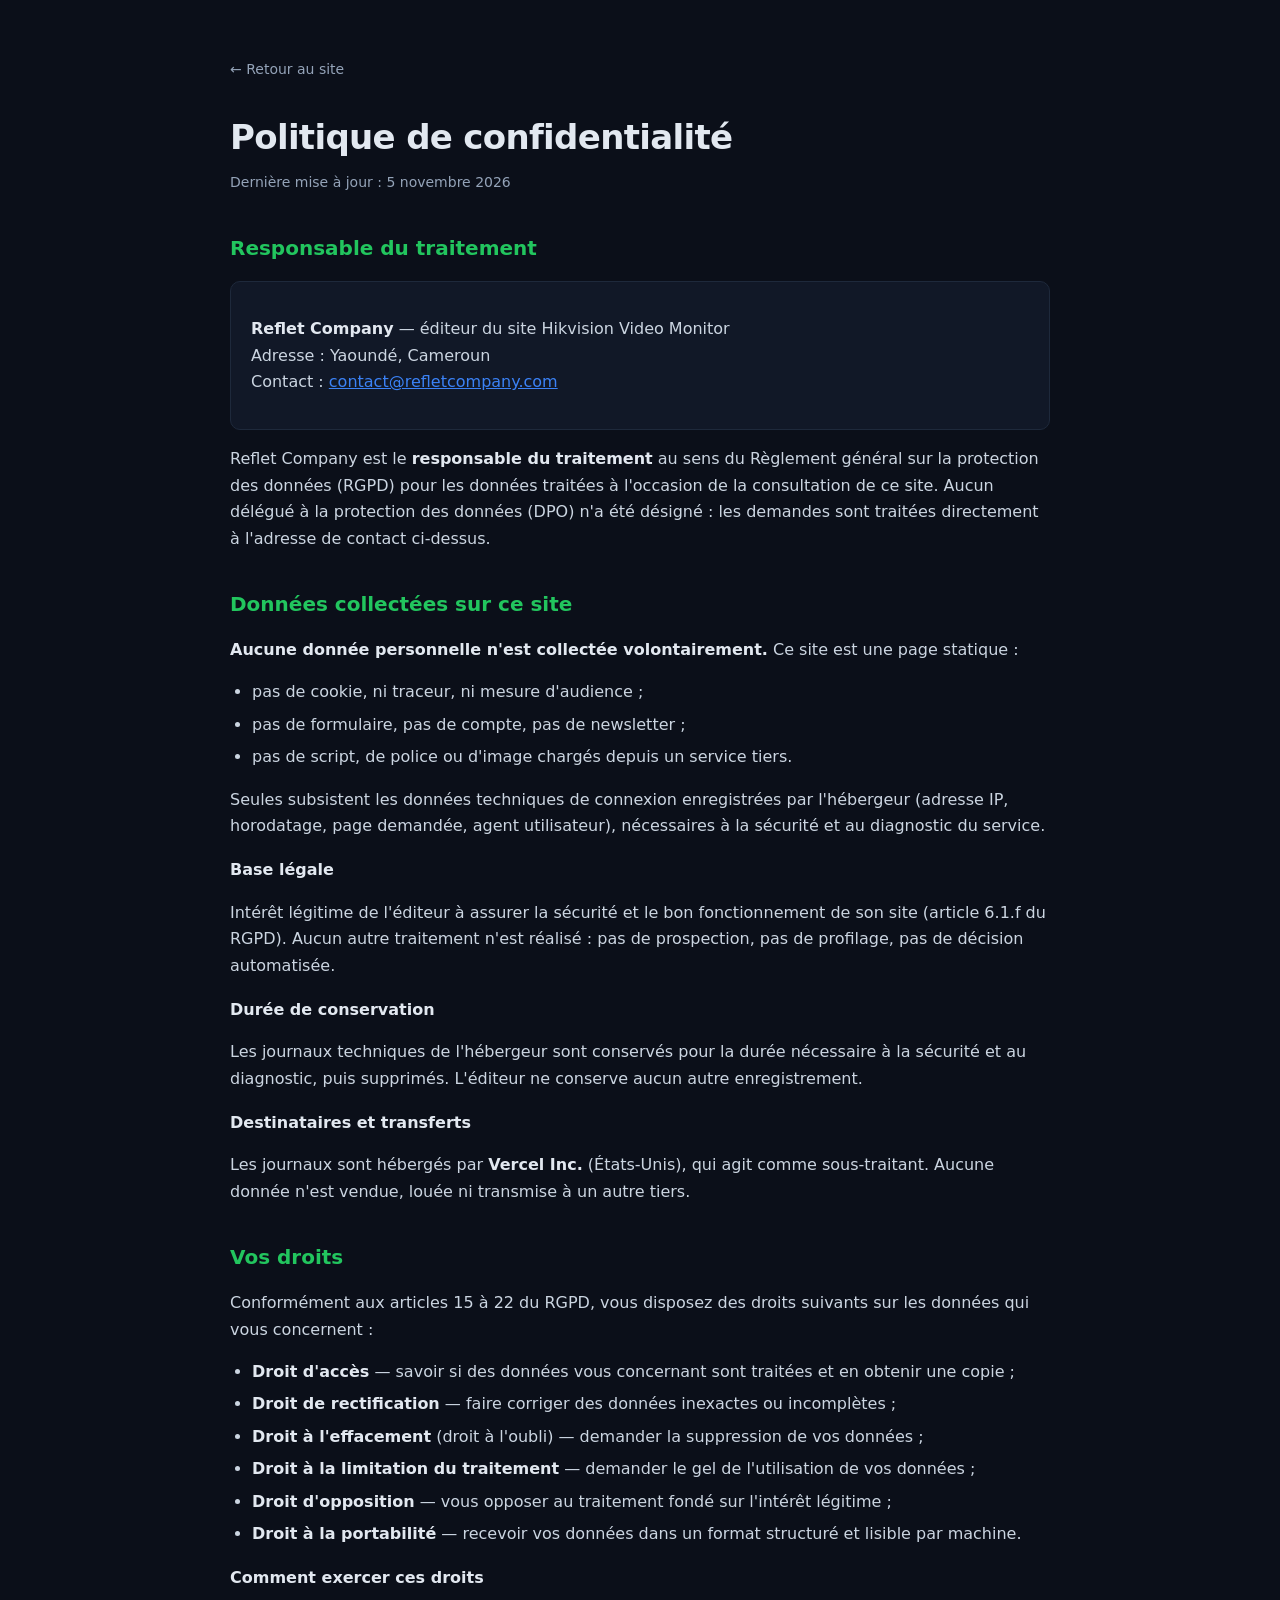
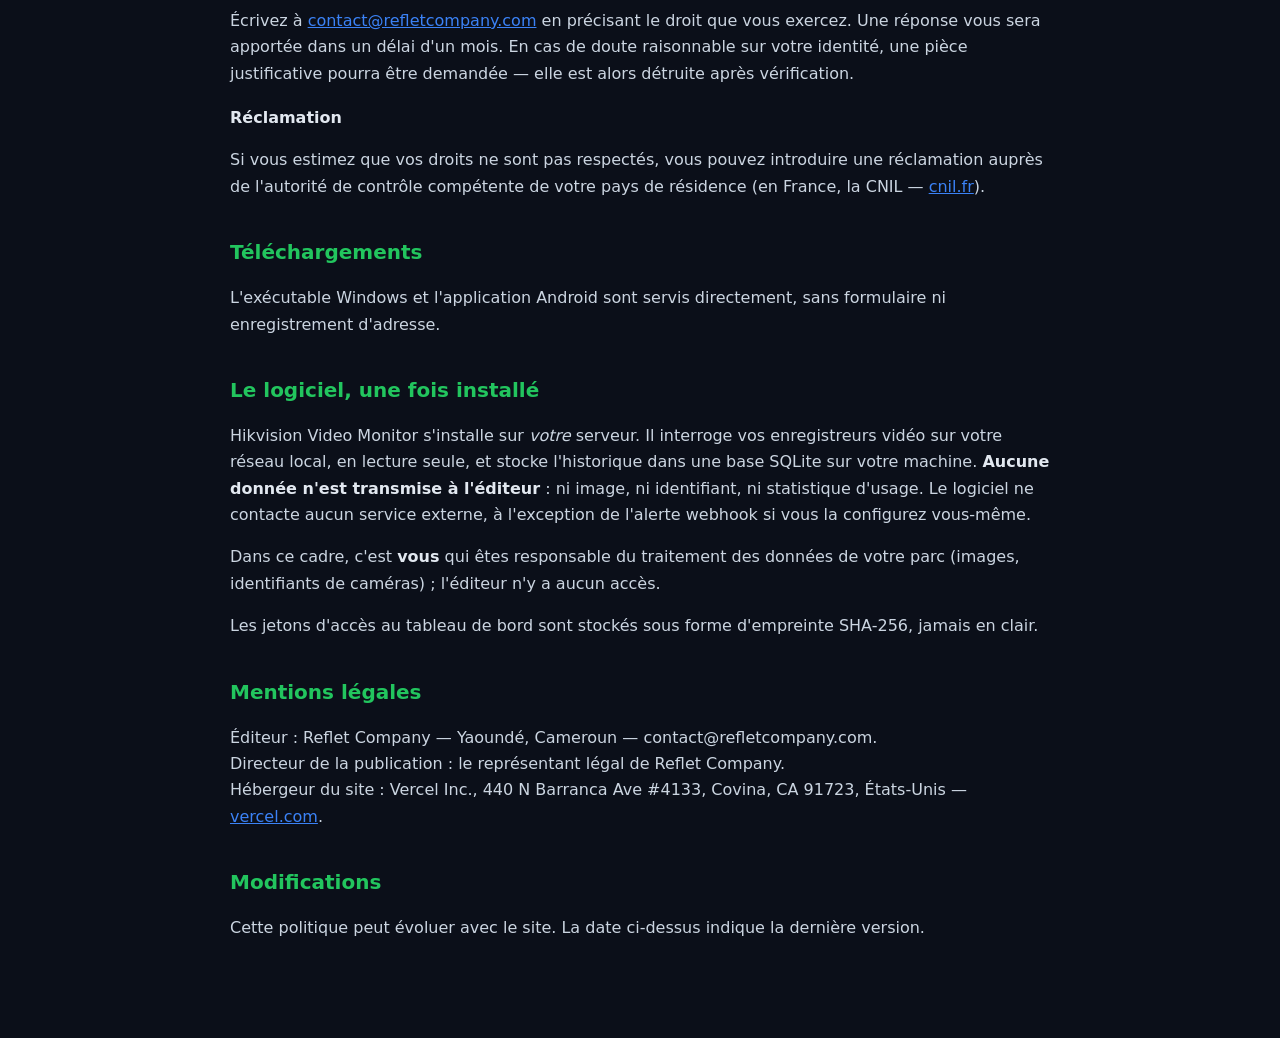
<file: marketing/confidentialite.html>
<!DOCTYPE html>
<html lang="fr">
<head>
<meta charset="utf-8">
<meta name="viewport" content="width=device-width, initial-scale=1">
<title>Politique de confidentialité — Hikvision Video Monitor</title>
<meta name="robots" content="index,follow">
<meta name="description" content="Politique de confidentialité et mentions légales de Hikvision Video Monitor : responsable du traitement, données collectées, droits des personnes.">
<style>
  body{margin:0;background:#0b0f19;color:#e2e8f0;font-family:'Segoe UI',system-ui,sans-serif;line-height:1.65}
  .wrap{max-width:820px;margin:0 auto;padding:56px 24px 80px}
  h1{font-size:34px;letter-spacing:-.02em;margin:0 0 6px}
  .maj{color:#94a3b8;font-size:14px;margin-bottom:38px}
  h2{font-size:20px;margin:36px 0 10px;color:#22c55e}
  h3{font-size:16px;margin:18px 0 6px;color:#e2e8f0}
  p,li{color:#cbd5e1;font-size:16px}
  ul{padding-left:22px}
  li{margin:6px 0}
  a{color:#3b82f6}
  .back{display:inline-block;margin-bottom:28px;color:#94a3b8;text-decoration:none;font-size:14px}
  .box{background:#111827;border:1px solid #1e293b;border-radius:10px;padding:18px 20px;margin:16px 0}
  strong{color:#e2e8f0}
</style>
</head>
<body>
<div class="wrap">
<a class="back" href="/">← Retour au site</a>
<h1>Politique de confidentialité</h1>
<div class="maj">Dernière mise à jour : 5 novembre 2026</div>

<h2>Responsable du traitement</h2>
<div class="box">
  <p><strong>Reflet Company</strong> — éditeur du site Hikvision Video Monitor<br>
  Adresse : Yaoundé, Cameroun<br>
  Contact : <a href="mailto:contact@refletcompany.com">contact@refletcompany.com</a></p>
</div>
<p>Reflet Company est le <strong>responsable du traitement</strong> au sens du Règlement général
sur la protection des données (RGPD) pour les données traitées à l'occasion de la consultation
de ce site. Aucun délégué à la protection des données (DPO) n'a été désigné : les demandes sont
traitées directement à l'adresse de contact ci-dessus.</p>

<h2>Données collectées sur ce site</h2>
<p><strong>Aucune donnée personnelle n'est collectée volontairement.</strong> Ce site est une page
statique :</p>
<ul>
  <li>pas de cookie, ni traceur, ni mesure d'audience ;</li>
  <li>pas de formulaire, pas de compte, pas de newsletter ;</li>
  <li>pas de script, de police ou d'image chargés depuis un service tiers.</li>
</ul>
<p>Seules subsistent les données techniques de connexion enregistrées par l'hébergeur
(adresse IP, horodatage, page demandée, agent utilisateur), nécessaires à la sécurité et au
diagnostic du service.</p>

<h3>Base légale</h3>
<p>Intérêt légitime de l'éditeur à assurer la sécurité et le bon fonctionnement de son site
(article 6.1.f du RGPD). Aucun autre traitement n'est réalisé : pas de prospection, pas de
profilage, pas de décision automatisée.</p>

<h3>Durée de conservation</h3>
<p>Les journaux techniques de l'hébergeur sont conservés pour la durée nécessaire à la sécurité
et au diagnostic, puis supprimés. L'éditeur ne conserve aucun autre enregistrement.</p>

<h3>Destinataires et transferts</h3>
<p>Les journaux sont hébergés par <strong>Vercel Inc.</strong> (États-Unis), qui agit comme
sous-traitant. Aucune donnée n'est vendue, louée ni transmise à un autre tiers.</p>

<h2>Vos droits</h2>
<p>Conformément aux articles 15 à 22 du RGPD, vous disposez des droits suivants sur les données
qui vous concernent :</p>
<ul>
  <li><strong>Droit d'accès</strong> — savoir si des données vous concernant sont traitées et en
      obtenir une copie ;</li>
  <li><strong>Droit de rectification</strong> — faire corriger des données inexactes ou
      incomplètes ;</li>
  <li><strong>Droit à l'effacement</strong> (droit à l'oubli) — demander la suppression de vos
      données ;</li>
  <li><strong>Droit à la limitation du traitement</strong> — demander le gel de l'utilisation de
      vos données ;</li>
  <li><strong>Droit d'opposition</strong> — vous opposer au traitement fondé sur l'intérêt
      légitime ;</li>
  <li><strong>Droit à la portabilité</strong> — recevoir vos données dans un format structuré et
      lisible par machine.</li>
</ul>

<h3>Comment exercer ces droits</h3>
<p>Écrivez à <a href="mailto:contact@refletcompany.com">contact@refletcompany.com</a> en précisant
le droit que vous exercez. Une réponse vous sera apportée dans un délai d'un mois. En cas de doute
raisonnable sur votre identité, une pièce justificative pourra être demandée — elle est alors
détruite après vérification.</p>

<h3>Réclamation</h3>
<p>Si vous estimez que vos droits ne sont pas respectés, vous pouvez introduire une réclamation
auprès de l'autorité de contrôle compétente de votre pays de résidence (en France, la CNIL —
<a href="https://www.cnil.fr" rel="noopener noreferrer">cnil.fr</a>).</p>

<h2>Téléchargements</h2>
<p>L'exécutable Windows et l'application Android sont servis directement, sans formulaire ni
enregistrement d'adresse.</p>

<h2>Le logiciel, une fois installé</h2>
<p>Hikvision Video Monitor s'installe sur <em>votre</em> serveur. Il interroge vos enregistreurs
vidéo sur votre réseau local, en lecture seule, et stocke l'historique dans une base SQLite sur
votre machine. <strong>Aucune donnée n'est transmise à l'éditeur</strong> : ni image, ni
identifiant, ni statistique d'usage. Le logiciel ne contacte aucun service externe, à l'exception
de l'alerte webhook si vous la configurez vous-même.</p>
<p>Dans ce cadre, c'est <strong>vous</strong> qui êtes responsable du traitement des données de
votre parc (images, identifiants de caméras) ; l'éditeur n'y a aucun accès.</p>
<p>Les jetons d'accès au tableau de bord sont stockés sous forme d'empreinte SHA-256, jamais en clair.</p>

<h2>Mentions légales</h2>
<p>Éditeur : Reflet Company — Yaoundé, Cameroun — contact@refletcompany.com.<br>
Directeur de la publication : le représentant légal de Reflet Company.<br>
Hébergeur du site : Vercel Inc., 440 N Barranca Ave #4133, Covina, CA 91723, États-Unis —
<a href="https://vercel.com" rel="noopener noreferrer">vercel.com</a>.</p>

<h2>Modifications</h2>
<p>Cette politique peut évoluer avec le site. La date ci-dessus indique la dernière version.</p>
</div>
</body>
</html>
</file>
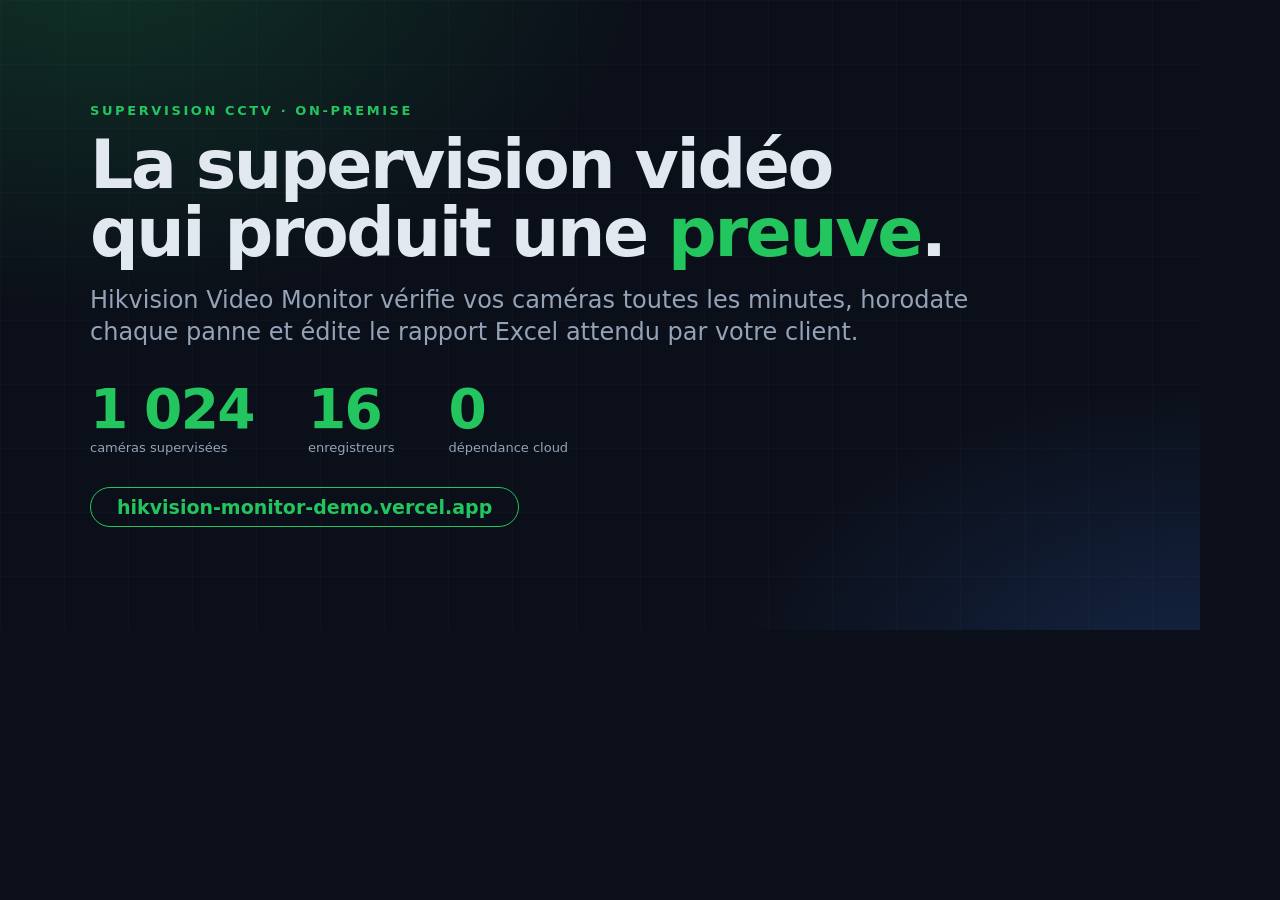
<file: marketing/cover-1200x630.html>
<!DOCTYPE html><html lang="fr"><head><meta charset="utf-8"><style>
*{margin:0;padding:0;box-sizing:border-box}html,body{width:1200px;height:630px;overflow:hidden}
body{background:#0b0f19;color:#e2e8f0;font-family:'Segoe UI',system-ui,sans-serif;position:relative}
.bg{position:absolute;inset:0;background:
 radial-gradient(900px 600px at 8% -10%, rgba(34,197,94,.20), transparent 62%),
 radial-gradient(800px 520px at 100% 110%, rgba(59,130,246,.20), transparent 60%)}
.grid{position:absolute;inset:0;background-image:linear-gradient(rgba(148,163,184,.06) 1px,transparent 1px),
 linear-gradient(90deg,rgba(148,163,184,.06) 1px,transparent 1px);background-size:64px 64px;opacity:.5}
.wrap{position:relative;height:100%;display:flex;flex-direction:column;justify-content:center;
 padding:53px 90px}
.kicker{font-size:13px;letter-spacing:.2em;text-transform:uppercase;color:#22c55e;font-weight:700}
h1{font-size:68px;line-height:1.0;font-weight:800;letter-spacing:-.035em;margin-top:13px}
h1 span{color:#22c55e}
p{font-size:24px;color:#94a3b8;margin-top:17px;max-width:936px;line-height:1.35}
.stats{display:flex;gap:54px;margin-top:34px}
.st b{display:block;font-size:55px;font-weight:800;color:#22c55e;letter-spacing:-.03em;line-height:1}
.st span{font-size:13px;color:#94a3b8}
.pill{display:inline-block;align-self:flex-start;margin-top:31px;border:1px solid #22c55e;color:#22c55e;
 border-radius:999px;padding:8px 26px;font-size:19px;font-weight:600}
</style></head><body><div class="bg"></div><div class="grid"></div><div class="wrap">
<div class="kicker">Supervision CCTV · on-premise</div>
<h1>La supervision vidéo<br>qui produit une <span>preuve</span>.</h1>
<p>Hikvision Video Monitor vérifie vos caméras toutes les minutes, horodate chaque panne
et édite le rapport Excel attendu par votre client.</p>
<div class="stats">
  <div class="st"><b>1 024</b><span>caméras supervisées</span></div>
  <div class="st"><b>16</b><span>enregistreurs</span></div>
  <div class="st"><b>0</b><span>dépendance cloud</span></div>
</div>
<div class="pill">hikvision-monitor-demo.vercel.app</div>
</div></body></html>
</file>
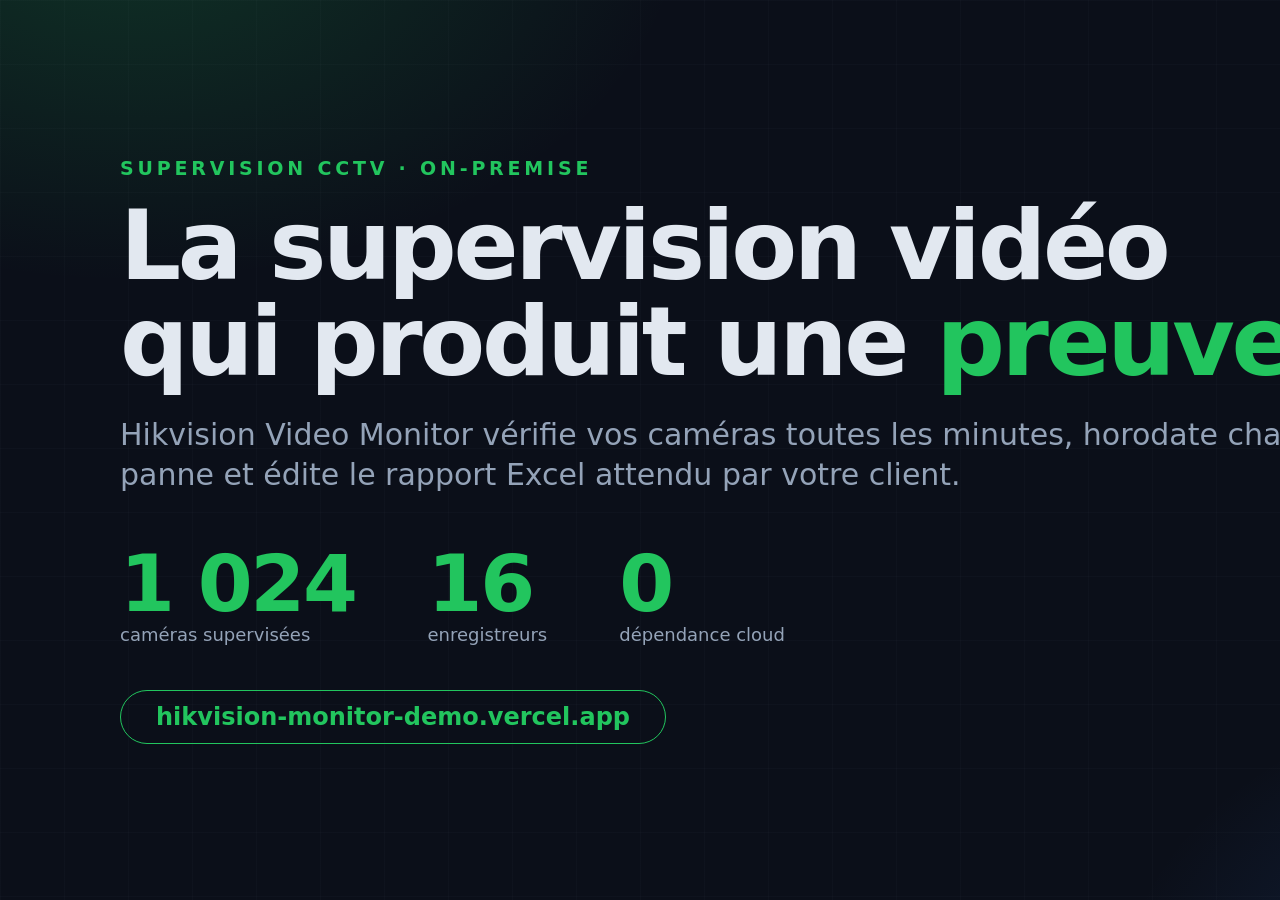
<file: marketing/cover-1600x900.html>
<!DOCTYPE html><html lang="fr"><head><meta charset="utf-8"><style>
*{margin:0;padding:0;box-sizing:border-box}html,body{width:1600px;height:900px;overflow:hidden}
body{background:#0b0f19;color:#e2e8f0;font-family:'Segoe UI',system-ui,sans-serif;position:relative}
.bg{position:absolute;inset:0;background:
 radial-gradient(900px 600px at 8% -10%, rgba(34,197,94,.20), transparent 62%),
 radial-gradient(800px 520px at 100% 110%, rgba(59,130,246,.20), transparent 60%)}
.grid{position:absolute;inset:0;background-image:linear-gradient(rgba(148,163,184,.06) 1px,transparent 1px),
 linear-gradient(90deg,rgba(148,163,184,.06) 1px,transparent 1px);background-size:64px 64px;opacity:.5}
.wrap{position:relative;height:100%;display:flex;flex-direction:column;justify-content:center;
 padding:76px 120px}
.kicker{font-size:19px;letter-spacing:.2em;text-transform:uppercase;color:#22c55e;font-weight:700}
h1{font-size:96px;line-height:1.0;font-weight:800;letter-spacing:-.035em;margin-top:19px}
h1 span{color:#22c55e}
p{font-size:30px;color:#94a3b8;margin-top:25px;max-width:1248px;line-height:1.35}
.stats{display:flex;gap:72px;margin-top:49px}
.st b{display:block;font-size:79px;font-weight:800;color:#22c55e;letter-spacing:-.03em;line-height:1}
.st span{font-size:18px;color:#94a3b8}
.pill{display:inline-block;align-self:flex-start;margin-top:45px;border:1px solid #22c55e;color:#22c55e;
 border-radius:999px;padding:12px 35px;font-size:24px;font-weight:600}
</style></head><body><div class="bg"></div><div class="grid"></div><div class="wrap">
<div class="kicker">Supervision CCTV · on-premise</div>
<h1>La supervision vidéo<br>qui produit une <span>preuve</span>.</h1>
<p>Hikvision Video Monitor vérifie vos caméras toutes les minutes, horodate chaque panne
et édite le rapport Excel attendu par votre client.</p>
<div class="stats">
  <div class="st"><b>1 024</b><span>caméras supervisées</span></div>
  <div class="st"><b>16</b><span>enregistreurs</span></div>
  <div class="st"><b>0</b><span>dépendance cloud</span></div>
</div>
<div class="pill">hikvision-monitor-demo.vercel.app</div>
</div></body></html>
</file>
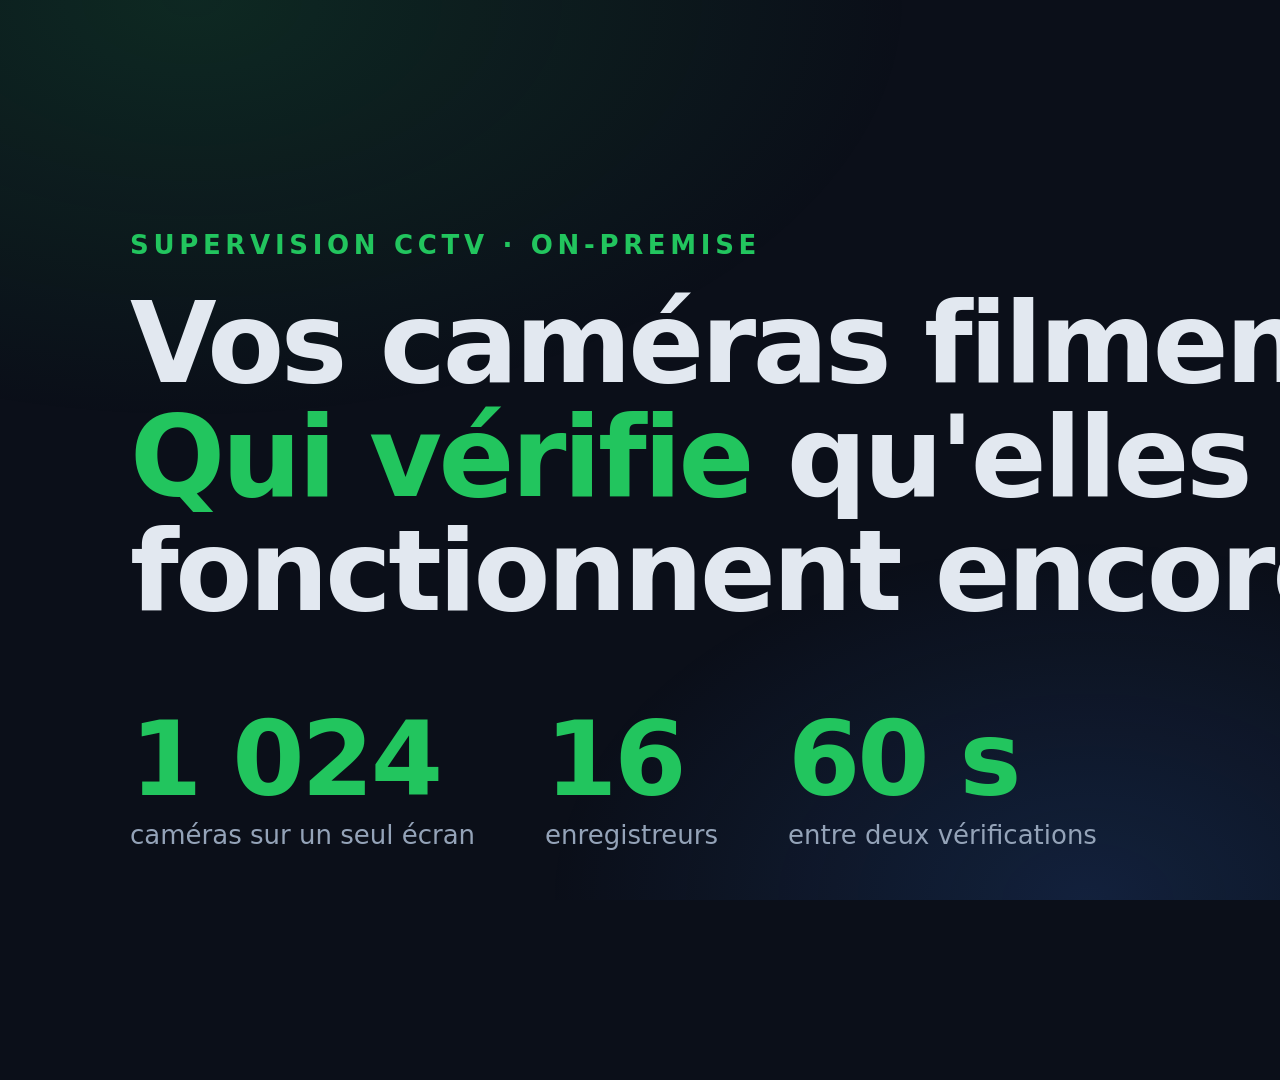
<file: marketing/video/scenes/s1-accroche.html>
<!DOCTYPE html><html lang="fr"><head><meta charset="utf-8"><style>
*{margin:0;padding:0;box-sizing:border-box}
html,body{width:1920px;height:1080px;overflow:hidden}
body{background:#0b0f19;color:#e2e8f0;font-family:'Segoe UI',system-ui,sans-serif;
     display:flex;align-items:center;justify-content:center}
.grain{position:fixed;inset:0;background:
  radial-gradient(1200px 700px at 15% 0%, rgba(34,197,94,.14), transparent 60%),
  radial-gradient(900px 600px at 85% 100%, rgba(59,130,246,.16), transparent 60%);}
.wrap{position:relative;width:100%;height:100%;display:flex;flex-direction:column;justify-content:center;padding:0 130px}
.kicker{font-size:26px;letter-spacing:.18em;text-transform:uppercase;color:#22c55e;font-weight:700;margin-bottom:26px}
h1{font-size:112px;line-height:1.02;font-weight:800;letter-spacing:-.03em}
h1 em{font-style:normal;color:#22c55e}
h2{font-size:84px;line-height:1.08;font-weight:800;letter-spacing:-.025em;margin-bottom:28px}
p.lead{font-size:40px;color:#94a3b8;line-height:1.4;max-width:1500px}
.stats{display:flex;gap:70px;margin-top:70px}
.stat b{display:block;font-size:104px;font-weight:800;color:#22c55e;letter-spacing:-.03em}
.stat span{font-size:26px;color:#94a3b8}
.shot{width:1660px;border-radius:16px;border:1px solid #1e293b;box-shadow:0 40px 120px rgba(0,0,0,.65)}
.cap{margin-top:36px;font-size:32px;color:#94a3b8}
.cap b{color:#e2e8f0}
.row{display:flex;gap:34px;margin-top:54px}
.bad{flex:1;border:1px solid #3f1d1d;background:linear-gradient(180deg,rgba(239,68,68,.10),rgba(239,68,68,.02));
     border-radius:16px;padding:36px 38px}
.bad .ic{font-size:46px;margin-bottom:16px}
.bad h3{font-size:36px;margin-bottom:12px}
.bad p{font-size:27px;color:#94a3b8;line-height:1.35}
.flow{display:flex;align-items:center;gap:26px;margin-top:64px}
.node{border:1px solid #1e293b;background:#111827;border-radius:16px;padding:34px 40px;text-align:center;min-width:300px}
.node .t{font-size:30px;font-weight:700}
.node .s{font-size:23px;color:#94a3b8;margin-top:8px}
.node.hot{border-color:#22c55e;box-shadow:0 0 0 1px rgba(34,197,94,.35),0 0 60px rgba(34,197,94,.18)}
.arrow{font-size:44px;color:#3b82f6}
.sheet{background:#fff;color:#111;border-radius:12px;overflow:hidden;width:1620px;box-shadow:0 40px 120px rgba(0,0,0,.6)}
.sheet .hd{background:#0f2b46;color:#fff;padding:18px 26px;font-size:26px;font-weight:700;letter-spacing:.04em}
.sheet table{width:100%;border-collapse:collapse;font-size:24px}
.sheet th{background:#1f4e79;color:#fff;text-align:left;padding:14px 22px;font-weight:600}
.sheet td{padding:13px 22px;border-bottom:1px solid #e5e7eb}
.sheet tr:nth-child(even) td{background:#f3f6f9}
.sheet td.n{text-align:center;font-variant-numeric:tabular-nums}
.cta{display:flex;align-items:center;gap:26px;margin-top:60px;font-size:34px;color:#94a3b8}
.pill{background:#22c55e;color:#04170c;font-weight:800;padding:18px 34px;border-radius:12px;font-size:30px}
</style></head>
<body><div class="grain"></div><div class="wrap">
<div class="kicker">Supervision CCTV · on-premise</div>
<h1>Vos caméras filment.<br><em>Qui vérifie</em> qu'elles<br>fonctionnent encore ?</h1>
<div class="stats">
  <div class="stat"><b>1 024</b><span>caméras sur un seul écran</span></div>
  <div class="stat"><b>16</b><span>enregistreurs</span></div>
  <div class="stat"><b>60 s</b><span>entre deux vérifications</span></div>
</div></div></body></html>
</file>
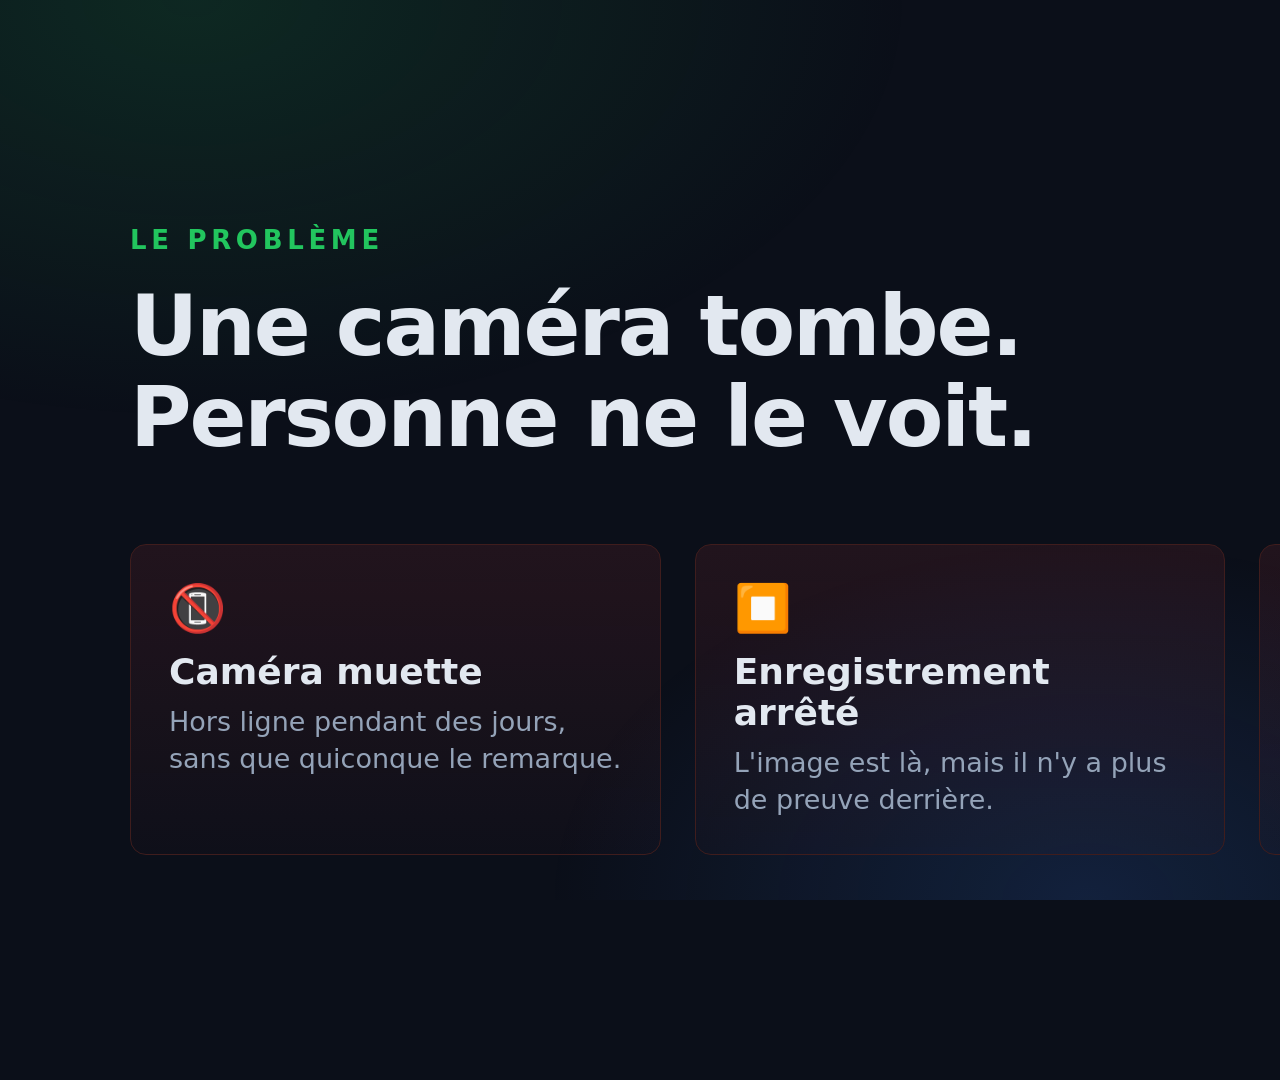
<file: marketing/video/scenes/s2-probleme.html>
<!DOCTYPE html><html lang="fr"><head><meta charset="utf-8"><style>
*{margin:0;padding:0;box-sizing:border-box}
html,body{width:1920px;height:1080px;overflow:hidden}
body{background:#0b0f19;color:#e2e8f0;font-family:'Segoe UI',system-ui,sans-serif;
     display:flex;align-items:center;justify-content:center}
.grain{position:fixed;inset:0;background:
  radial-gradient(1200px 700px at 15% 0%, rgba(34,197,94,.14), transparent 60%),
  radial-gradient(900px 600px at 85% 100%, rgba(59,130,246,.16), transparent 60%);}
.wrap{position:relative;width:100%;height:100%;display:flex;flex-direction:column;justify-content:center;padding:0 130px}
.kicker{font-size:26px;letter-spacing:.18em;text-transform:uppercase;color:#22c55e;font-weight:700;margin-bottom:26px}
h1{font-size:112px;line-height:1.02;font-weight:800;letter-spacing:-.03em}
h1 em{font-style:normal;color:#22c55e}
h2{font-size:84px;line-height:1.08;font-weight:800;letter-spacing:-.025em;margin-bottom:28px}
p.lead{font-size:40px;color:#94a3b8;line-height:1.4;max-width:1500px}
.stats{display:flex;gap:70px;margin-top:70px}
.stat b{display:block;font-size:104px;font-weight:800;color:#22c55e;letter-spacing:-.03em}
.stat span{font-size:26px;color:#94a3b8}
.shot{width:1660px;border-radius:16px;border:1px solid #1e293b;box-shadow:0 40px 120px rgba(0,0,0,.65)}
.cap{margin-top:36px;font-size:32px;color:#94a3b8}
.cap b{color:#e2e8f0}
.row{display:flex;gap:34px;margin-top:54px}
.bad{flex:1;border:1px solid #3f1d1d;background:linear-gradient(180deg,rgba(239,68,68,.10),rgba(239,68,68,.02));
     border-radius:16px;padding:36px 38px}
.bad .ic{font-size:46px;margin-bottom:16px}
.bad h3{font-size:36px;margin-bottom:12px}
.bad p{font-size:27px;color:#94a3b8;line-height:1.35}
.flow{display:flex;align-items:center;gap:26px;margin-top:64px}
.node{border:1px solid #1e293b;background:#111827;border-radius:16px;padding:34px 40px;text-align:center;min-width:300px}
.node .t{font-size:30px;font-weight:700}
.node .s{font-size:23px;color:#94a3b8;margin-top:8px}
.node.hot{border-color:#22c55e;box-shadow:0 0 0 1px rgba(34,197,94,.35),0 0 60px rgba(34,197,94,.18)}
.arrow{font-size:44px;color:#3b82f6}
.sheet{background:#fff;color:#111;border-radius:12px;overflow:hidden;width:1620px;box-shadow:0 40px 120px rgba(0,0,0,.6)}
.sheet .hd{background:#0f2b46;color:#fff;padding:18px 26px;font-size:26px;font-weight:700;letter-spacing:.04em}
.sheet table{width:100%;border-collapse:collapse;font-size:24px}
.sheet th{background:#1f4e79;color:#fff;text-align:left;padding:14px 22px;font-weight:600}
.sheet td{padding:13px 22px;border-bottom:1px solid #e5e7eb}
.sheet tr:nth-child(even) td{background:#f3f6f9}
.sheet td.n{text-align:center;font-variant-numeric:tabular-nums}
.cta{display:flex;align-items:center;gap:26px;margin-top:60px;font-size:34px;color:#94a3b8}
.pill{background:#22c55e;color:#04170c;font-weight:800;padding:18px 34px;border-radius:12px;font-size:30px}
</style></head>
<body><div class="grain"></div><div class="wrap">
<div class="kicker">Le problème</div>
<h2>Une caméra tombe.<br>Personne ne le voit.</h2>
<div class="row">
  <div class="bad"><div class="ic">📵</div><h3>Caméra muette</h3><p>Hors ligne pendant des jours, sans que quiconque le remarque.</p></div>
  <div class="bad"><div class="ic">⏹️</div><h3>Enregistrement arrêté</h3><p>L'image est là, mais il n'y a plus de preuve derrière.</p></div>
  <div class="bad"><div class="ic">🧾</div><h3>Aucune trace</h3><p>Impossible de dire quand c'est arrivé, ni depuis combien de temps.</p></div>
</div></div></body></html>
</file>
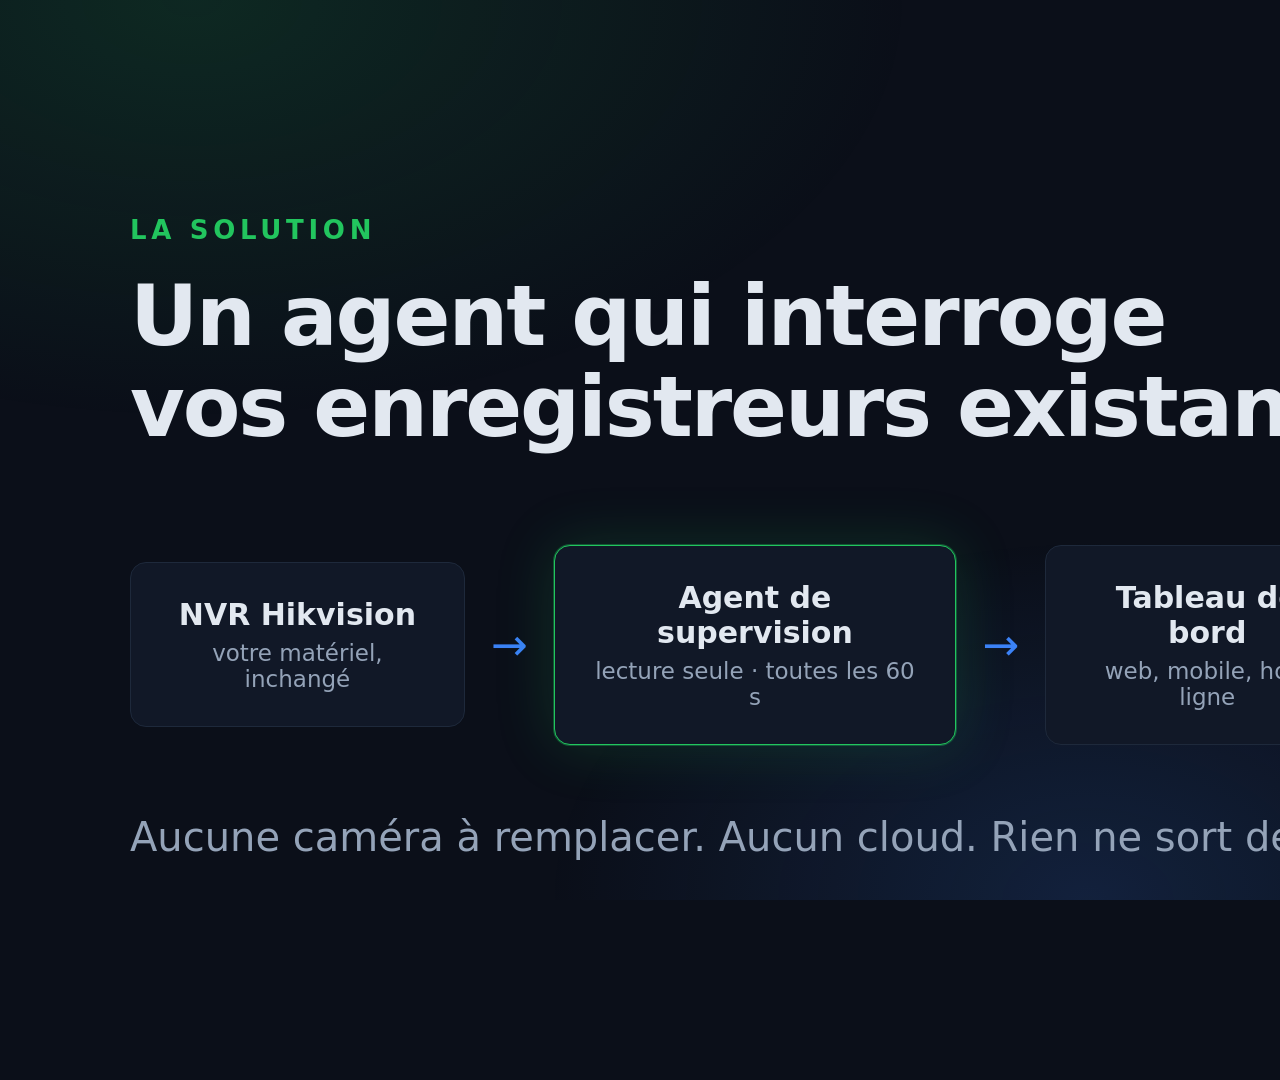
<file: marketing/video/scenes/s3-solution.html>
<!DOCTYPE html><html lang="fr"><head><meta charset="utf-8"><style>
*{margin:0;padding:0;box-sizing:border-box}
html,body{width:1920px;height:1080px;overflow:hidden}
body{background:#0b0f19;color:#e2e8f0;font-family:'Segoe UI',system-ui,sans-serif;
     display:flex;align-items:center;justify-content:center}
.grain{position:fixed;inset:0;background:
  radial-gradient(1200px 700px at 15% 0%, rgba(34,197,94,.14), transparent 60%),
  radial-gradient(900px 600px at 85% 100%, rgba(59,130,246,.16), transparent 60%);}
.wrap{position:relative;width:100%;height:100%;display:flex;flex-direction:column;justify-content:center;padding:0 130px}
.kicker{font-size:26px;letter-spacing:.18em;text-transform:uppercase;color:#22c55e;font-weight:700;margin-bottom:26px}
h1{font-size:112px;line-height:1.02;font-weight:800;letter-spacing:-.03em}
h1 em{font-style:normal;color:#22c55e}
h2{font-size:84px;line-height:1.08;font-weight:800;letter-spacing:-.025em;margin-bottom:28px}
p.lead{font-size:40px;color:#94a3b8;line-height:1.4;max-width:1500px}
.stats{display:flex;gap:70px;margin-top:70px}
.stat b{display:block;font-size:104px;font-weight:800;color:#22c55e;letter-spacing:-.03em}
.stat span{font-size:26px;color:#94a3b8}
.shot{width:1660px;border-radius:16px;border:1px solid #1e293b;box-shadow:0 40px 120px rgba(0,0,0,.65)}
.cap{margin-top:36px;font-size:32px;color:#94a3b8}
.cap b{color:#e2e8f0}
.row{display:flex;gap:34px;margin-top:54px}
.bad{flex:1;border:1px solid #3f1d1d;background:linear-gradient(180deg,rgba(239,68,68,.10),rgba(239,68,68,.02));
     border-radius:16px;padding:36px 38px}
.bad .ic{font-size:46px;margin-bottom:16px}
.bad h3{font-size:36px;margin-bottom:12px}
.bad p{font-size:27px;color:#94a3b8;line-height:1.35}
.flow{display:flex;align-items:center;gap:26px;margin-top:64px}
.node{border:1px solid #1e293b;background:#111827;border-radius:16px;padding:34px 40px;text-align:center;min-width:300px}
.node .t{font-size:30px;font-weight:700}
.node .s{font-size:23px;color:#94a3b8;margin-top:8px}
.node.hot{border-color:#22c55e;box-shadow:0 0 0 1px rgba(34,197,94,.35),0 0 60px rgba(34,197,94,.18)}
.arrow{font-size:44px;color:#3b82f6}
.sheet{background:#fff;color:#111;border-radius:12px;overflow:hidden;width:1620px;box-shadow:0 40px 120px rgba(0,0,0,.6)}
.sheet .hd{background:#0f2b46;color:#fff;padding:18px 26px;font-size:26px;font-weight:700;letter-spacing:.04em}
.sheet table{width:100%;border-collapse:collapse;font-size:24px}
.sheet th{background:#1f4e79;color:#fff;text-align:left;padding:14px 22px;font-weight:600}
.sheet td{padding:13px 22px;border-bottom:1px solid #e5e7eb}
.sheet tr:nth-child(even) td{background:#f3f6f9}
.sheet td.n{text-align:center;font-variant-numeric:tabular-nums}
.cta{display:flex;align-items:center;gap:26px;margin-top:60px;font-size:34px;color:#94a3b8}
.pill{background:#22c55e;color:#04170c;font-weight:800;padding:18px 34px;border-radius:12px;font-size:30px}
</style></head>
<body><div class="grain"></div><div class="wrap">
<div class="kicker">La solution</div>
<h2>Un agent qui interroge<br>vos enregistreurs existants.</h2>
<div class="flow">
  <div class="node"><div class="t">NVR Hikvision</div><div class="s">votre matériel, inchangé</div></div>
  <div class="arrow">→</div>
  <div class="node hot"><div class="t">Agent de supervision</div><div class="s">lecture seule · toutes les 60 s</div></div>
  <div class="arrow">→</div>
  <div class="node"><div class="t">Tableau de bord</div><div class="s">web, mobile, hors ligne</div></div>
  <div class="arrow">→</div>
  <div class="node"><div class="t">Rapport Excel</div><div class="s">calqué sur votre modèle</div></div>
</div>
<p class="lead" style="margin-top:64px">Aucune caméra à remplacer. Aucun cloud. Rien ne sort de votre réseau.</p></div></body></html>
</file>
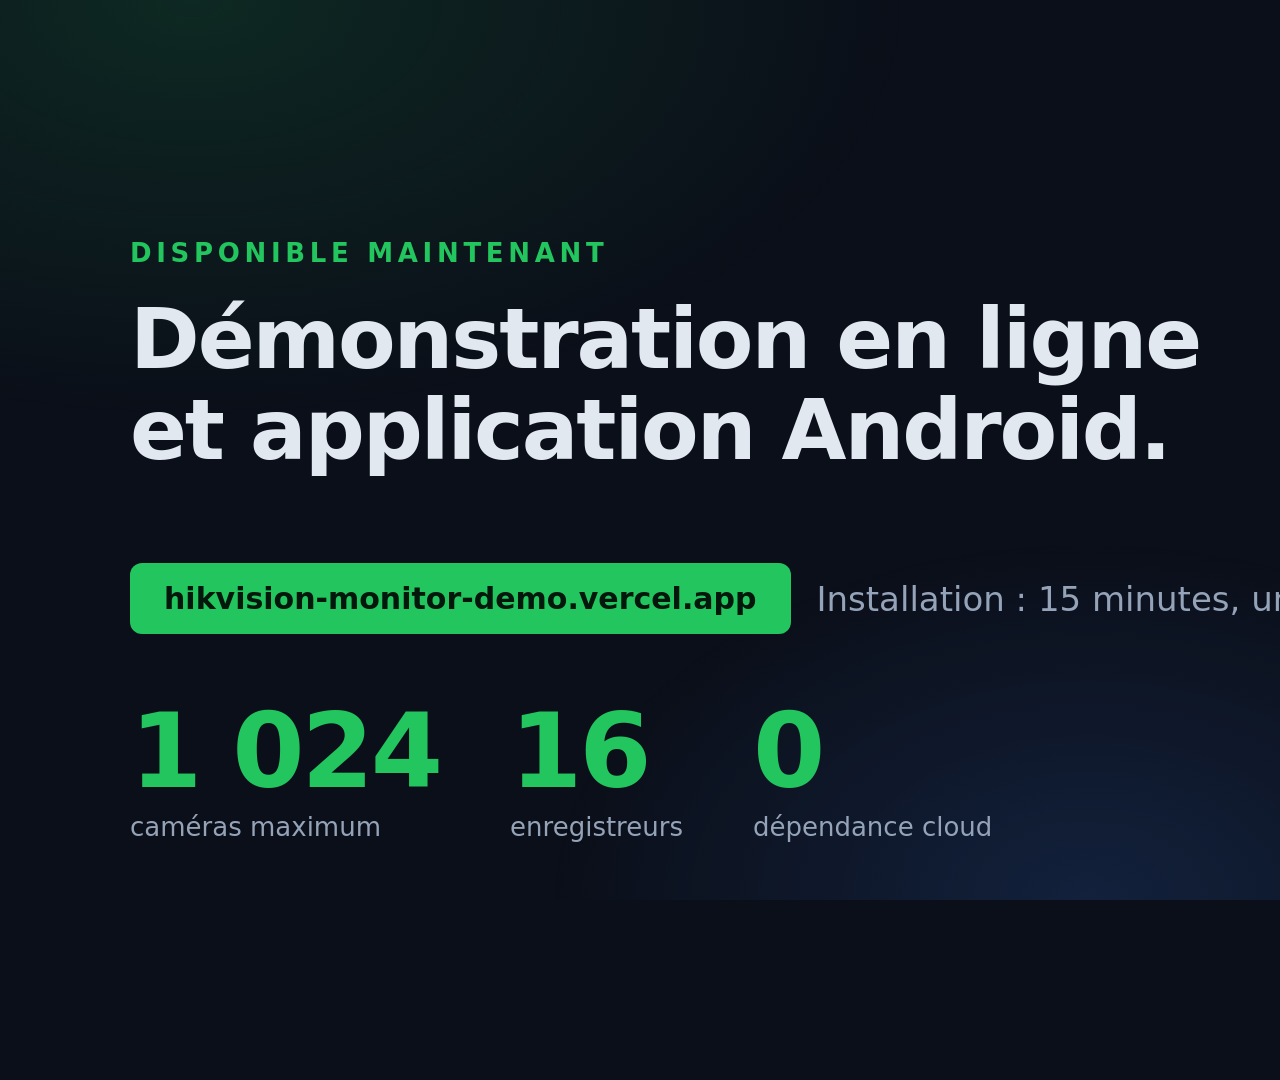
<file: marketing/video/scenes/s8-cta.html>
<!DOCTYPE html><html lang="fr"><head><meta charset="utf-8"><style>
*{margin:0;padding:0;box-sizing:border-box}
html,body{width:1920px;height:1080px;overflow:hidden}
body{background:#0b0f19;color:#e2e8f0;font-family:'Segoe UI',system-ui,sans-serif;
     display:flex;align-items:center;justify-content:center}
.grain{position:fixed;inset:0;background:
  radial-gradient(1200px 700px at 15% 0%, rgba(34,197,94,.14), transparent 60%),
  radial-gradient(900px 600px at 85% 100%, rgba(59,130,246,.16), transparent 60%);}
.wrap{position:relative;width:100%;height:100%;display:flex;flex-direction:column;justify-content:center;padding:0 130px}
.kicker{font-size:26px;letter-spacing:.18em;text-transform:uppercase;color:#22c55e;font-weight:700;margin-bottom:26px}
h1{font-size:112px;line-height:1.02;font-weight:800;letter-spacing:-.03em}
h1 em{font-style:normal;color:#22c55e}
h2{font-size:84px;line-height:1.08;font-weight:800;letter-spacing:-.025em;margin-bottom:28px}
p.lead{font-size:40px;color:#94a3b8;line-height:1.4;max-width:1500px}
.stats{display:flex;gap:70px;margin-top:70px}
.stat b{display:block;font-size:104px;font-weight:800;color:#22c55e;letter-spacing:-.03em}
.stat span{font-size:26px;color:#94a3b8}
.shot{width:1660px;border-radius:16px;border:1px solid #1e293b;box-shadow:0 40px 120px rgba(0,0,0,.65)}
.cap{margin-top:36px;font-size:32px;color:#94a3b8}
.cap b{color:#e2e8f0}
.row{display:flex;gap:34px;margin-top:54px}
.bad{flex:1;border:1px solid #3f1d1d;background:linear-gradient(180deg,rgba(239,68,68,.10),rgba(239,68,68,.02));
     border-radius:16px;padding:36px 38px}
.bad .ic{font-size:46px;margin-bottom:16px}
.bad h3{font-size:36px;margin-bottom:12px}
.bad p{font-size:27px;color:#94a3b8;line-height:1.35}
.flow{display:flex;align-items:center;gap:26px;margin-top:64px}
.node{border:1px solid #1e293b;background:#111827;border-radius:16px;padding:34px 40px;text-align:center;min-width:300px}
.node .t{font-size:30px;font-weight:700}
.node .s{font-size:23px;color:#94a3b8;margin-top:8px}
.node.hot{border-color:#22c55e;box-shadow:0 0 0 1px rgba(34,197,94,.35),0 0 60px rgba(34,197,94,.18)}
.arrow{font-size:44px;color:#3b82f6}
.sheet{background:#fff;color:#111;border-radius:12px;overflow:hidden;width:1620px;box-shadow:0 40px 120px rgba(0,0,0,.6)}
.sheet .hd{background:#0f2b46;color:#fff;padding:18px 26px;font-size:26px;font-weight:700;letter-spacing:.04em}
.sheet table{width:100%;border-collapse:collapse;font-size:24px}
.sheet th{background:#1f4e79;color:#fff;text-align:left;padding:14px 22px;font-weight:600}
.sheet td{padding:13px 22px;border-bottom:1px solid #e5e7eb}
.sheet tr:nth-child(even) td{background:#f3f6f9}
.sheet td.n{text-align:center;font-variant-numeric:tabular-nums}
.cta{display:flex;align-items:center;gap:26px;margin-top:60px;font-size:34px;color:#94a3b8}
.pill{background:#22c55e;color:#04170c;font-weight:800;padding:18px 34px;border-radius:12px;font-size:30px}
</style></head>
<body><div class="grain"></div><div class="wrap">
<div class="kicker">Disponible maintenant</div>
<h2>Démonstration en ligne<br>et application Android.</h2>
<div class="cta"><span class="pill">hikvision-monitor-demo.vercel.app</span>
<span>Installation : 15 minutes, un PC ordinaire</span></div>
<div class="stats" style="margin-top:56px">
  <div class="stat"><b>1 024</b><span>caméras maximum</span></div>
  <div class="stat"><b>16</b><span>enregistreurs</span></div>
  <div class="stat"><b>0</b><span>dépendance cloud</span></div>
</div></div></body></html>
</file>
